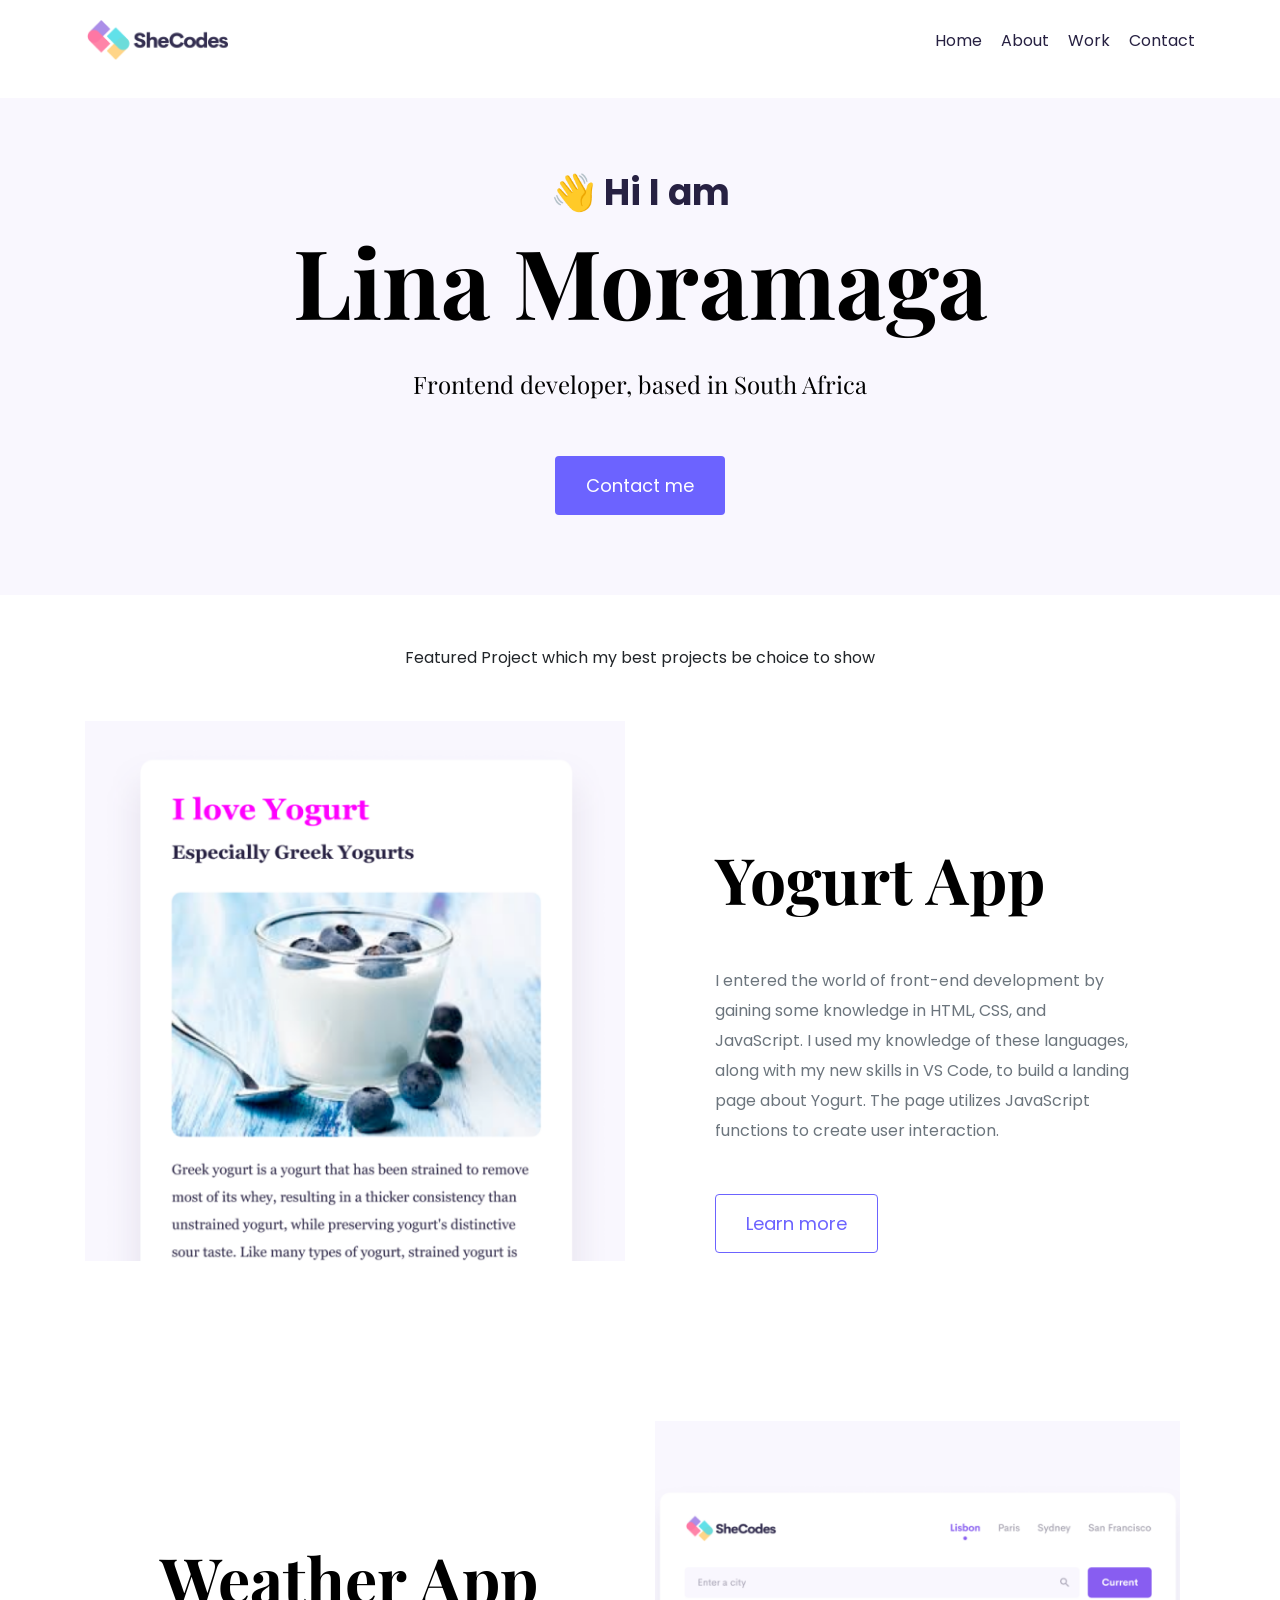
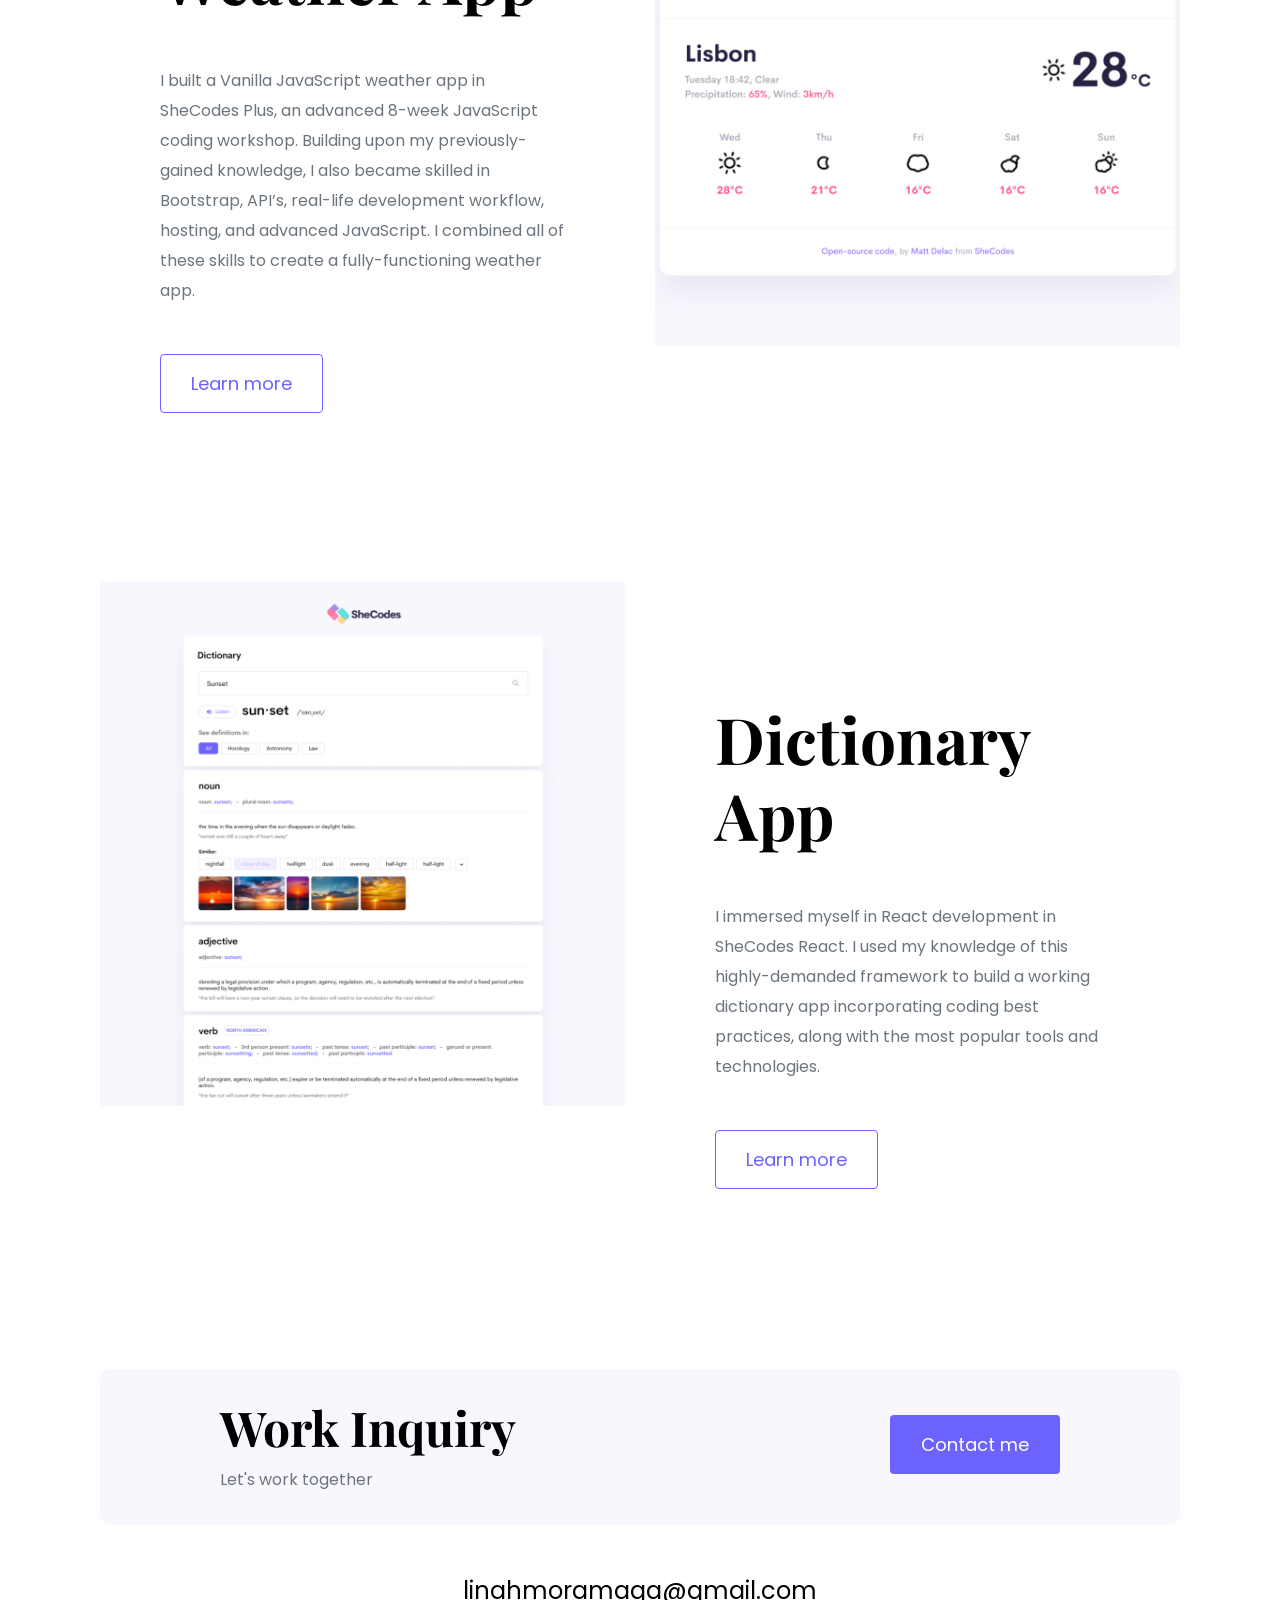
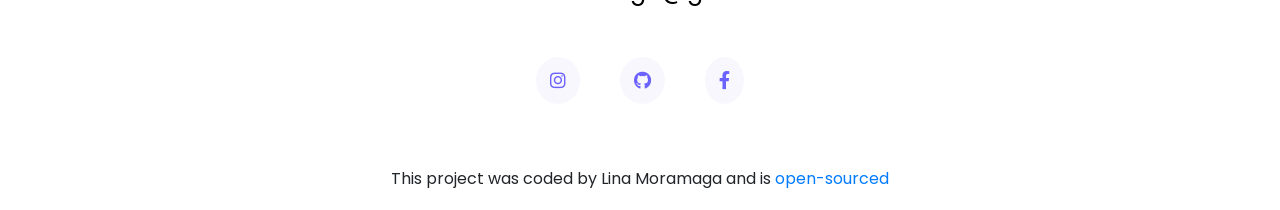
<file: index.html>
<!doctype html>
<html lang="en">
  <head>
    <meta charset="UTF-8" />
    <meta name="viewport" content="width=device-width, initial-scale=1.0" />
    <link
      rel="stylesheet"
      href="https://cdn.jsdelivr.net/npm/bootstrap@4.6.2/dist/css/bootstrap.min.css"
      integrity="sha384-xOolHFLEh07PJGoPkLv1IbcEPTNtaed2xpHsD9ESMhqIYd0nLMwNLD69Npy4HI+N"
      crossorigin="anonymous"
    />
    <link rel="preconnect" href="https://fonts.googleapis.com" />
    <link rel="preconnect" href="https://fonts.gstatic.com" crossorigin />
    <link
      href="https://fonts.googleapis.com/css2?family=Playfair+Display:ital,wght@0,400..900;1,400..900&family=Poppins:ital,wght@0,100;0,200;0,300;0,400;0,500;0,600;0,700;0,800;0,900;1,100;1,200;1,300;1,400;1,500;1,600;1,700;1,800;1,900&display=swap"
      rel="stylesheet"
    />
    <link
      rel="stylesheet"
      href="https://cdnjs.cloudflare.com/ajax/libs/font-awesome/6.0.0-beta3/css/all.min.css"
    />
    <link rel="stylesheet" href="CSS/style.css" />

    <title>Front-end Developer - Lina Moramaga</title>
  </head>
  <body>
    </head>
  <body>
    <div class="container">
    <nav class="d-flex justify-content-between">
      <a href="/">
      
      <img src="Images/logo.png"  class="logo d-none d-md-block" alt="Patricia Logo">
      <img src="Images/logo-small.jpg" class="logo d-block d-md-none"  alt="Patricia Logo">
      </a>
      <ul>
        <li >
          <a href="/" title="Homepage">Home</a>
          
        </li>

        <li>
        <a href="/about.html" title="About Page">About</a>
        </li>
        
        <li><a href="/work.html" title="Work Page">Work</a>
        </li>


        <li>
          <a href="/contact.html" title="Contact Page">Contact</a></li>
      </ul>
    </nav>
 </div>


 
    <div class="hero">
      <p>👋 Hi I am</p>
      <h1>Lina Moramaga</h1>
      <h2 class="mb-5">Frontend developer, based in South Africa</h2>
      <div>
        <a href="/contact.html" class="btn btn-branding">Contact me</a>
      </div>
    </div>
    <p class="text-center m-5">
      Featured Project which my best projects be choice to show
    </p>

    <div class="container">
      <div class="row mb-5">
        <div class="col d-none d-lg-block">
          <img src="Images/yogurt.png " class="img-fluid" alt="Yogurt project preview" />
        </div>

        <div class="col">
          <div class="project-description">
            <h2 class="mb-5">Yogurt App</h2>
            <p class="mb-5 text-muted">
              I entered the world of front-end development by gaining some knowledge in HTML, CSS, and JavaScript. I used my knowledge of these languages, along with my new skills in VS Code, to build a landing page about Yogurt. The page utilizes JavaScript functions to create user interaction.
            </p>
            <a href="/work.html" class="btn btn-branding-outline">Learn more</a>
          </div>
        </div>
      </div>


<div class="container">
  <div class="row mb-5">
    <div class="col">
      <div class="project-description">
        <h2 class="mb-5">Weather App</h2>
        <p class="mb-5 text-muted">
          I built a Vanilla JavaScript weather app in SheCodes Plus, an advanced 8-week JavaScript coding workshop. Building upon my previously-gained knowledge, I also became skilled in Bootstrap, API’s, real-life development workflow, hosting, and advanced JavaScript. I combined all of these skills to create a fully-functioning weather app.
        </p>
        <a href="" class="btn btn-branding-outline">Learn more</a>
      </div>
    </div>

    <div class="col d-none d-lg-block">
      <img src="Images/weather.png" class="img-fluid" alt="Weather project preview" />
    </div>
  </div>
</div>



<div class="container">
      <div class="row">
        <div class="col d-none d-lg-block">
          <img src="Images/dictionary.png" class="img-fluid" alt="Yoga project preview" />
        </div>

        <div class="col">
          <div class="project-description">
            <h2 class="mb-5">Dictionary App</h2>
            <p class="mb-5 text-muted">
              I immersed myself in React development in SheCodes React. I used my knowledge of this highly-demanded framework to build a working dictionary app incorporating coding best practices, along with the most popular tools and technologies.
            </p>
            <a href="" class="btn btn-branding-outline">Learn more</a>
          </div>
        </div>
      </div>
<footer>
  <div class="contact-box d-flex justify-content-between mb-5 d-none d-md-flex">
    <div>
    <h3>Work Inquiry</h3>
    <p class="text-muted">Let's work together</p>
    </div>
    <div>
    <a href="" class="btn btn-branding mt-3" title="Contact me" >Contact me</a>
    </div>
  </div>
  <div class="d-flex justify-content-center mb-5"><a href="mailto:linahmoramaga@gmail.com" class="email-link ">linahmoramaga@gmail.com</a></div>
  <div class="social-links d-flex justify-content-center mb-5">
    <a href="#" target="_blank" title="Instagram profile"><i class="fa-brands fa-instagram" ></i></a>
    <a href="https://github.com/lmoramaga" target="_blank" title="Github profile"> <i class="fa-brands fa-github"></i></a>
    <a href="#" target="_blank" title="Facebook profile">  <i class="fa-brands fa-facebook-f"></i></a>
    </div>

 

</footer>
<p class="text-center mt-5">This project was coded  by Lina Moramaga and is  <a href="https://github.com/lmoramaga/portfolio-homeowrk" target="_blank">open-sourced</a></p>

    </div>
  </body>
</html>
</file>
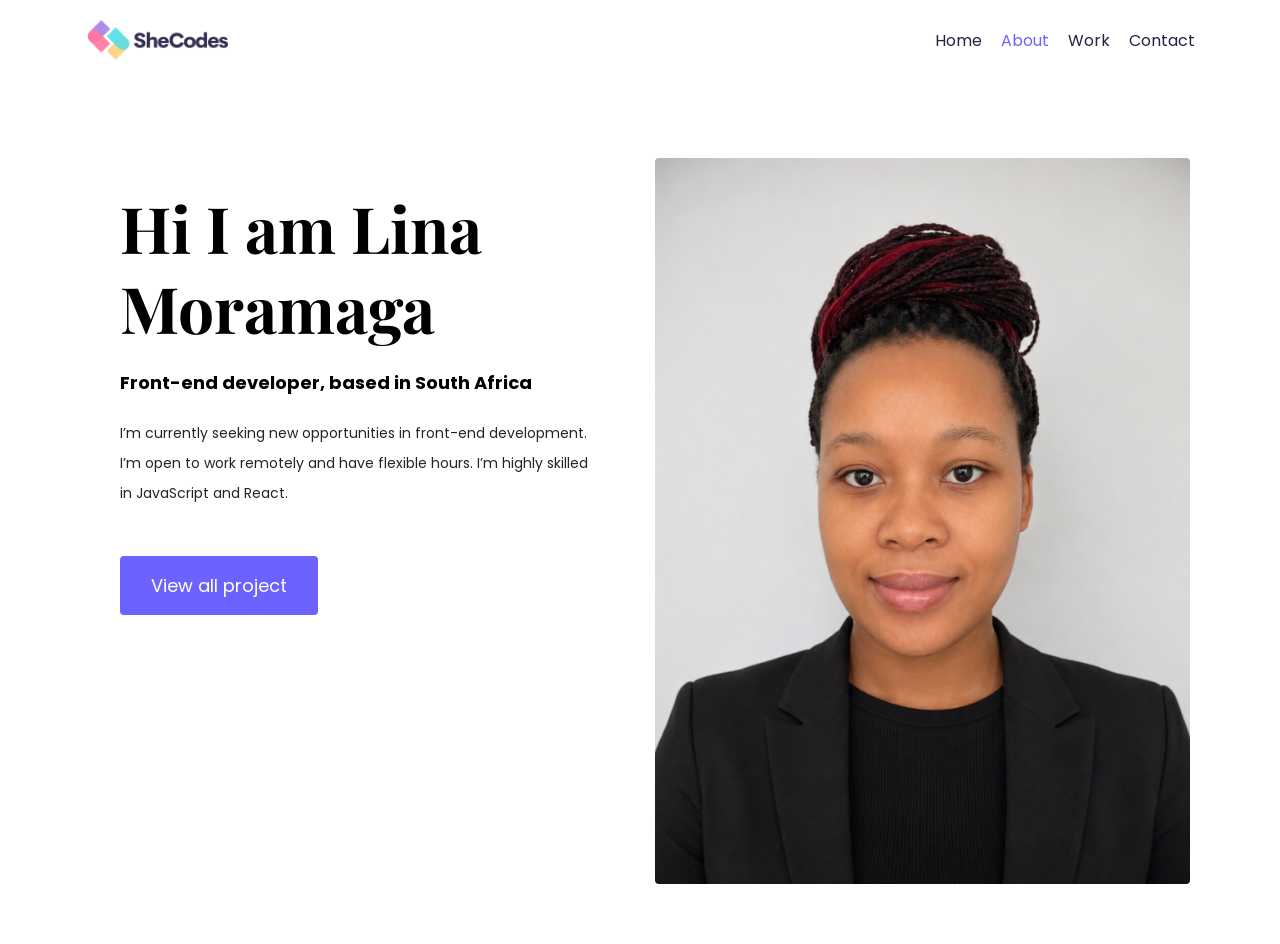
<file: about.html>
<!doctype html>
<html lang="en">
  <head>
    <meta charset="UTF-8" />
    <meta name="viewport" content="width=device-width, initial-scale=1.0" />
    <meta
      name="description"
      content="Learn about Lina Moramaga based in South Africa"
    />

    <link
      rel="stylesheet"
      href="https://cdn.jsdelivr.net/npm/bootstrap@4.6.2/dist/css/bootstrap.min.css"
      integrity="sha384-xOolHFLEh07PJGoPkLv1IbcEPTNtaed2xpHsD9ESMhqIYd0nLMwNLD69Npy4HI+N"
      crossorigin="anonymous"
    />
    <link rel="preconnect" href="https://fonts.googleapis.com" />
    <link rel="preconnect" href="https://fonts.gstatic.com" crossorigin />
    <link
      href="https://fonts.googleapis.com/css2?family=Playfair+Display:ital,wght@0,400..900;1,400..900&family=Poppins:ital,wght@0,100;0,200;0,300;0,400;0,500;0,600;0,700;0,800;0,900;1,100;1,200;1,300;1,400;1,500;1,600;1,700;1,800;1,900&display=swap"
      rel="stylesheet"
    />
    <link
      rel="stylesheet"
      href="https://cdnjs.cloudflare.com/ajax/libs/font-awesome/6.0.0-beta3/css/all.min.css"
    />
    <link rel="stylesheet" href="CSS/style.css" />

    <title>Learn about - Lina Moramaga</title>
  </head>
  <body>
    <div class="container">
      <nav class="d-flex justify-content-between">
        <a href="/">
          <img
            src="Images/logo.png"
            class="logo d-none d-md-block"
            alt="Patricia Logo"
          />
          <img
            src="Images/logo-small.jpg"
            class="logo d-block d-md-none"
            alt="Patricia Logo"
          />
        </a>
        <ul>
          <li>
            <a href="/" title="Homepage">Home</a>
          </li>

          <li class="active">
            <a href="/about.html" title="About Page">About</a>
          </li>

          <li><a href="/work.html" title="Work Page">Work</a></li>

          <li>
            <a href="/contact.html" title="Contact Page">Contact</a>
          </li>
        </ul>
      </nav>
    </div>

    <div class="content-container container">
      <div class="row">
        <div class="col-lg-6">
          <div class="content">
            <h1 class="mb-4">Hi I am Lina Moramaga</h1>
            <h2 class="mb-4">Front-end developer, based in South Africa</h2>
            <p class="mb-5">
              I’m currently seeking new opportunities in front-end development.
              I’m open to work remotely and have flexible hours. I’m highly
              skilled in JavaScript and React.
            </p>
            <a href="/work.html" class="btn btn-branding">View all project</a>
          </div>
        </div>
        <div class="col-lg-6">
          <img
            src="Images/Lina.jpg"
            alt="Patricia image"
            class="img-fluid rounded"
          />
        </div>
      </div>
    </div>
  </body>
</html>
</file>
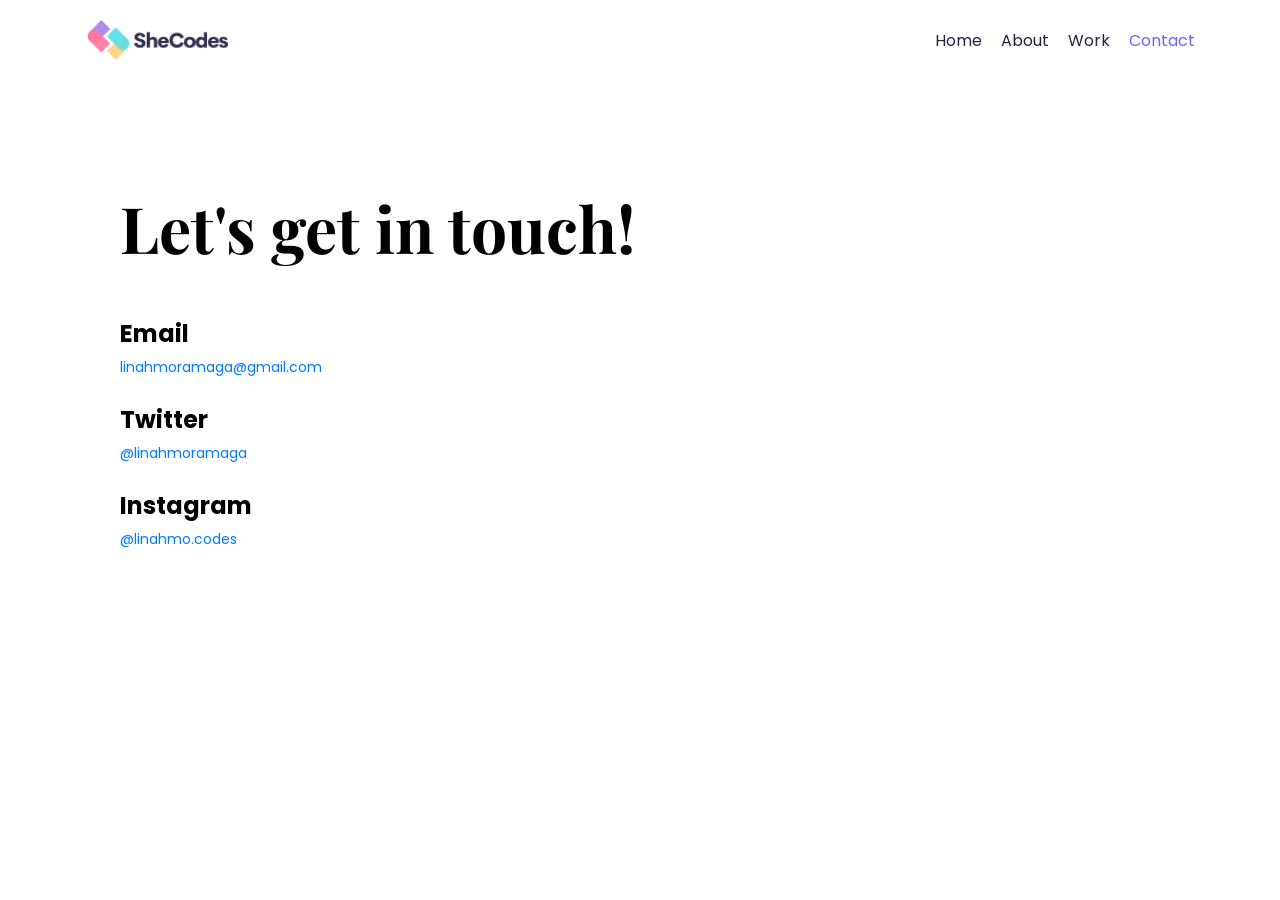
<file: contact.html>
<!doctype html>
<html lang="en">
  <head>
    <meta charset="UTF-8" />
    <meta name="viewport" content="width=device-width, initial-scale=1.0" />
    <meta
      name="description"
      content="Contact Lina Moramaga. She is based in South Africa"
    />

    <link
      rel="stylesheet"
      href="https://cdn.jsdelivr.net/npm/bootstrap@4.6.2/dist/css/bootstrap.min.css"
      integrity="sha384-xOolHFLEh07PJGoPkLv1IbcEPTNtaed2xpHsD9ESMhqIYd0nLMwNLD69Npy4HI+N"
      crossorigin="anonymous"
    />
    <link rel="preconnect" href="https://fonts.googleapis.com" />
    <link rel="preconnect" href="https://fonts.gstatic.com" crossorigin />
    <link
      href="https://fonts.googleapis.com/css2?family=Playfair+Display:ital,wght@0,400..900;1,400..900&family=Poppins:ital,wght@0,100;0,200;0,300;0,400;0,500;0,600;0,700;0,800;0,900;1,100;1,200;1,300;1,400;1,500;1,600;1,700;1,800;1,900&display=swap"
      rel="stylesheet"
    />
    <link
      rel="stylesheet"
      href="https://cdnjs.cloudflare.com/ajax/libs/font-awesome/6.0.0-beta3/css/all.min.css"
    />
    <link rel="stylesheet" href="CSS/style.css" />

    <title>Contact - Lina Moramaga</title>
  </head>
  <body>
    <div class="container">
      <nav class="d-flex justify-content-between">
        <a href="/">
          <img
            src="Images/logo.png"
            class="logo d-none d-md-block"
            alt="Patricia Logo"
          />
          <img
            src="Images/logo-small.jpg"
            class="logo d-block d-md-none"
            alt="Patricia Logo"
          />
        </a>
        <ul>
          <li>
            <a href="/" title="Homepage">Home</a>
          </li>

          <li>
            <a href="/about.html" title="About Page">About</a>
          </li>

          <li><a href="/work.html" title="Work Page">Work</a></li>

          <li class="active">
            <a href="/contact.html" title="Contact Page">Contact</a>
          </li>
        </ul>
      </nav>
    </div>

    <div class="content-container container">
      <div class="content">
        <h1 class="mb-5">Let's get in touch!</h1>
        <h3>Email</h3>

        <p>
          <a href="mailto:linahmoramaga@gmail.com">linahmoramaga@gmail.com</a>
        </p>

        <h3>Twitter</h3>

        <p>
          <a href="#" target="_blank">@linahmoramaga</a>
        </p>

        <h3>Instagram</h3>

        <p>
          <a href="#" target="_blank">@linahmo.codes</a>
        </p>
      </div>
    </div>
  </body>
</html>
</file>
<file: CSS/style.css>
:root {
  --branding-color: #6c63ff;
  --secondary-color: #f9f7fe;
  --heading-font-family: "Playfair Display", serif;
  --default-font-family: "Poppins", sans-serif;
}
body {
  font-family: var(--default-font-family);
}

h1,
h2,
h3,
h4,
h5,
h6 {
  color: black;
  font-family: var(--heading-font-family);
  font-weight: bold;
}
h1 {
  font-size: 96px;
  line-height: 1.5;
}
h2 {
  font-size: 64px;
}
h3 {
  font-size: 48px;
}

p {
  font-family: var(--default-font-family);
  font-weight: normal;
  font-size: 16px;
  line-height: 30px;
}

.hero {
  background-color: var(--secondary-color);
  text-align: center;
  padding: 80px 20px;
}

.hero p {
  font-size: 36px;
  font-weight: bold;
  margin: 0;
  color: #272142;
}

.hero h2 {
  font-family: var(--heading-font-family);
  font-weight: normal;
  line-height: 2;
  font-size: 24px;
}
.content-container {
  padding: 60px 20px;
}
.content p {
  font-size: 14px;
}

.content h1 {
  font-size: 64px;
  line-height: 80px;
}
.content h2 {
  font-size: 18px;
  font-family: var(--default-font-family);
}
.content {
  margin: 30px;
}

.content h3 {
  font-size: 24px;
  margin: 20px 0 0;
  line-height: 1.5;
  font-family: var(--default-font-family);
}

.btn-branding {
  background: var(--branding-color);
  border-radius: 4px;
  color: white;
  font-size: 18px;
  line-height: 27px;
  padding: 15px 30px;
}
.btn-branding-outline {
  color: var(--branding-color);
  border: 1px solid var(--branding-color);
  border-radius: 4px;
  font-size: 18px;
  line-height: 27px;
  padding: 15px 30px;
}
.project-description {
  padding: 120px 60px;
}

.logo {
  max-height: 40px;
}
nav {
  padding: 20px 0;
}
nav li {
  display: inline;
  list-style: none;
  line-height: 42px;
  margin-left: 15px;
}
nav ul {
  padding: 0;
}
nav a {
  text-decoration: none;
  color: #272142;
  transition: all 100ms ease-in-out;
}

nav a:hover,
nav li.active a {
  color: var(--branding-color);
}
footer {
  margin: 60px 0;
}
footer .contact-box {
  background: var(--secondary-color);
  padding: 30px 120px;
  border-radius: 10px;
}
footer .contact-box p {
  margin: 0;
}

footer .email-link {
  text-decoration: none;
  color: black;
  font-size: 24px;
}

footer .email-link:hover {
  color: var(--branding-color);
}

footer .social-links a {
  margin: 0 20px;
  color: var(--branding-color);
  background: var(--secondary-color);
  padding: 10px 14px;
  border-radius: 50%;
  font-size: 18px;
  transition: all 100ms ease-in-out;
}

footer .social-links a:hover {
  color: white;
  background: var(--branding-color);
}

@media (max-width: 960px) {
  h1 {
    font-size: 44px;
    line-height: 56px;
  }
  h2 {
    font-size: 44px;
  }
  h3 {
    font-size: 26px;
  }

  .project-description {
    padding: 0;
    text-align: center;
  }

  .content {
    text-align: center;
    padding: 0;
  }
}
</file>
